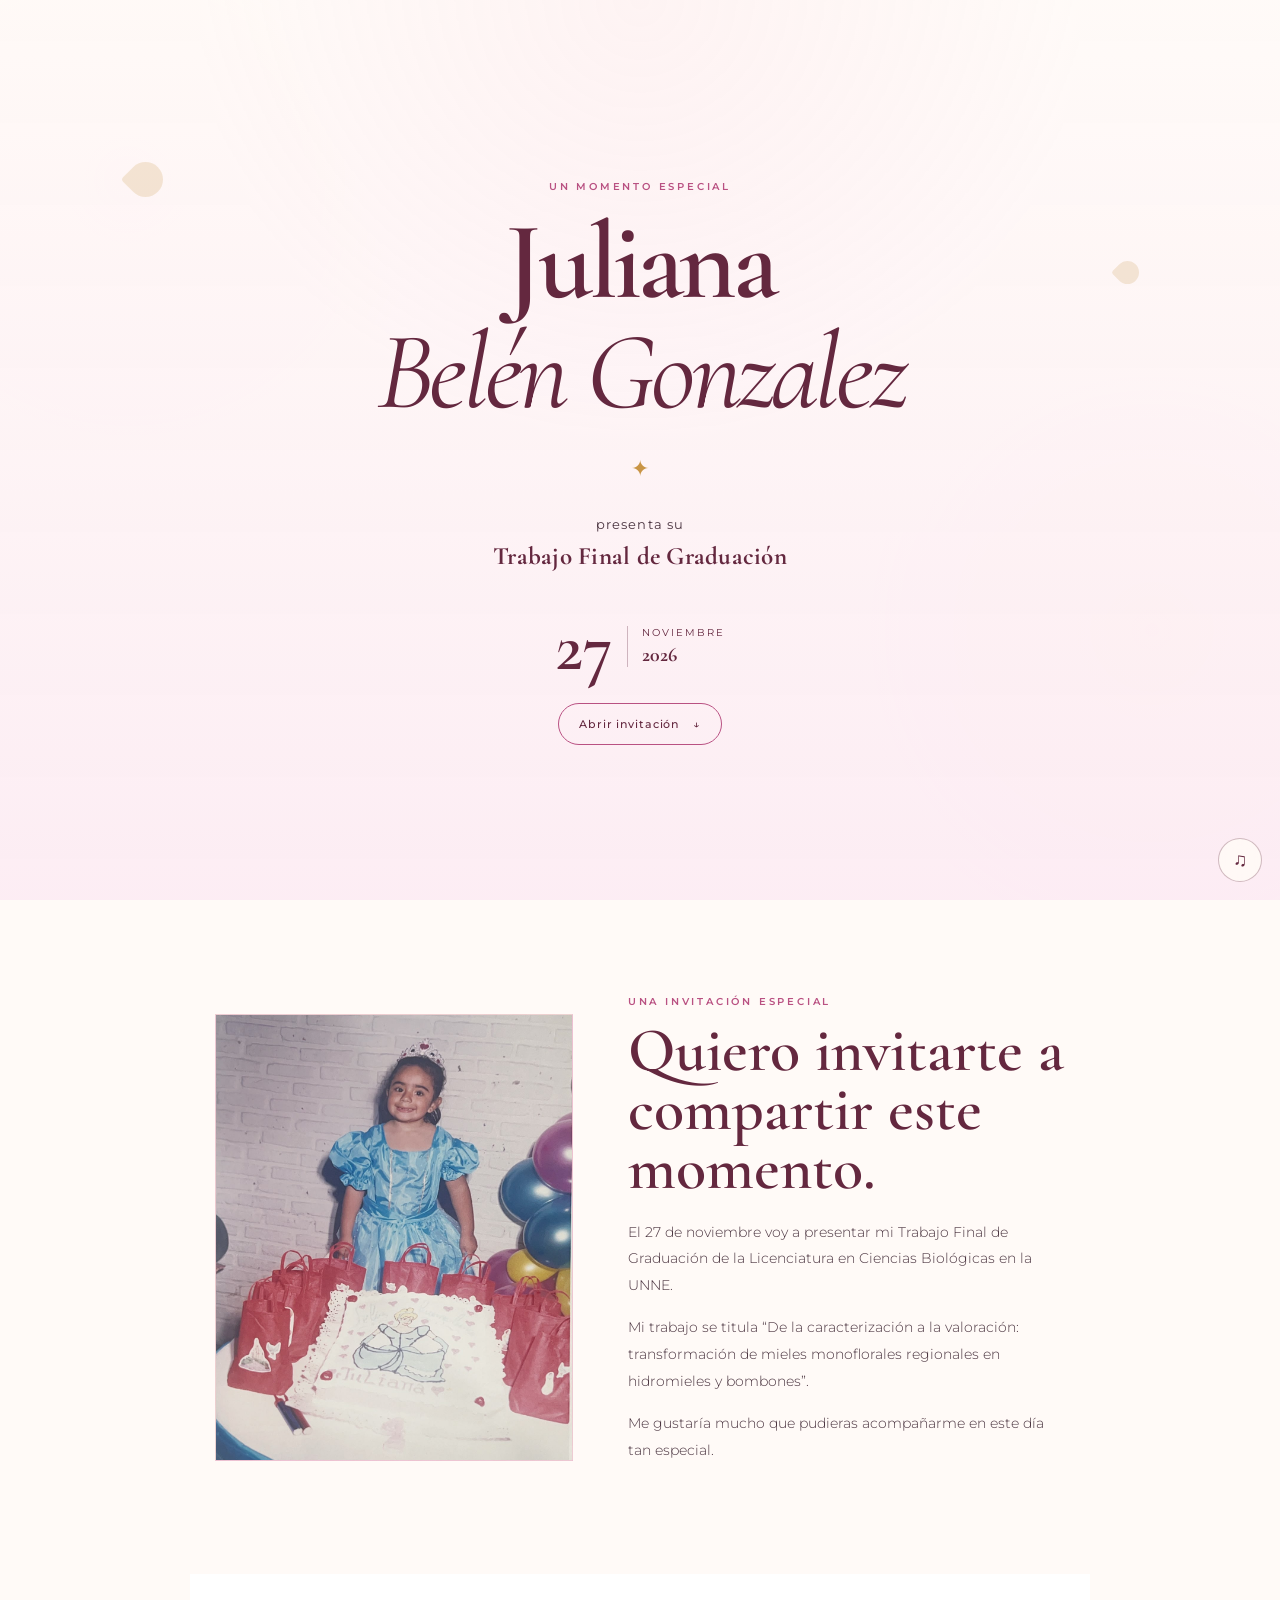
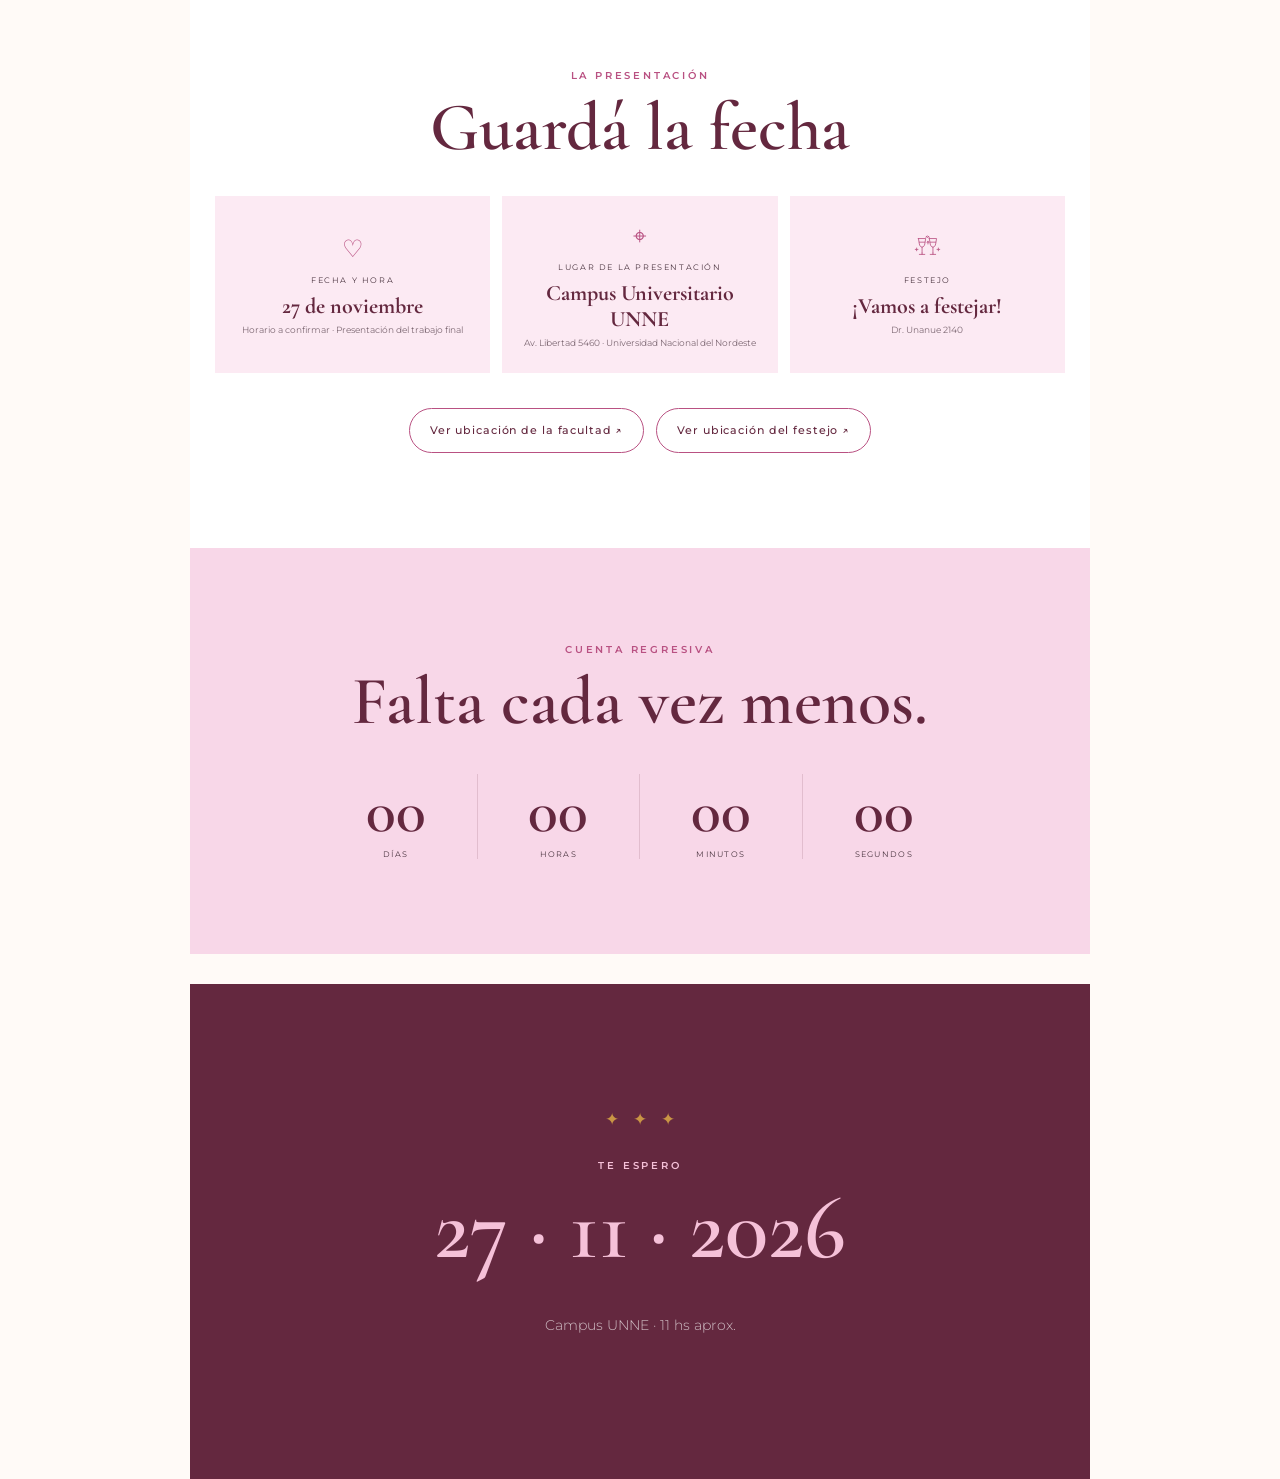
<file: index.html>
<!DOCTYPE html>
<html lang="es">
<head>
  <meta charset="UTF-8">
  <meta name="viewport" content="width=device-width, initial-scale=1.0">
  <meta name="theme-color" content="#f8d7e8">
  <meta name="description" content="Acompañá a Juli en la presentación de su Trabajo Final de Graduación. 27 de noviembre de 2026, a las 11:00 hs, en la UNNE.">

  <!-- ==================== VISTA PREVIA PARA WHATSAPP ==================== -->
  <meta property="og:type" content="website">
  <meta property="og:title" content="Defensa de mi TFG | Juliana Belén Gonzalez">
  <meta property="og:description" content="Te invito a acompañarme este 27 de noviembre.">
  <meta property="og:url" content="https://emmanueltourn.github.io/InvitacionJu/">
  <meta property="og:image" content="https://emmanueltourn.github.io/InvitacionJu/assets/Miniatura2.png">
<meta property="og:image:alt" content="Portada rosa del trabajo final de graduación de Juliana Belén Gonzalez sobre mieles monoflorales, hidromieles y bombones">
  <meta property="og:locale" content="es_AR">
  <meta name="twitter:card" content="summary_large_image">

  <!-- ==================== TITULO Y FAVICON ==================== -->
  <title>Juliana Belén Gonzalez — Trabajo Final de Graduación</title>
  <link rel="icon" type="image/png" href="assets/favicon.png">

  <!-- ==================== FUENTES ==================== -->
  <link rel="preconnect" href="https://fonts.googleapis.com">
  <link rel="preconnect" href="https://fonts.gstatic.com" crossorigin>
  <link href="https://fonts.googleapis.com/css2?family=Cormorant+Garamond:wght@400;500;600;700&family=Montserrat:wght@300;400;500;600&display=swap" rel="stylesheet">

  <!-- ==================== CSS ==================== -->
  <link rel="stylesheet" href="style.css">
</head>

<body>

  <div class="petals" aria-hidden="true"></div>

  <main>

    <!-- ================================================== -->
    <!-- PORTADA / INICIO -->
    <!-- ================================================== -->

    <section class="hero" id="inicio">
      <div class="honey-drop drop-1"></div>
      <div class="honey-drop drop-2"></div>

      <p class="eyebrow">UN MOMENTO ESPECIAL</p>
      <h1>Juliana<br><span>Belén Gonzalez</span></h1>
      <div class="ornament">✦</div>
      <p class="intro">presenta su<br><strong>Trabajo Final de Graduación</strong></p>

      <div class="date-card">
        <span>27</span>
        <div>
          <small>NOVIEMBRE</small>
          <b>2026</b>
        </div>
      </div>

      <button class="enter-btn" id="enterBtn">
        Abrir invitación <span>↓</span>
      </button>
    </section>


    <!-- ================================================== -->
    <!-- FOTO + MENSAJE PERSONAL -->
    <!-- ================================================== -->

    <section class="personal section">

      <!-- FOTO -->
      <div class="photo-placeholder">
        <img src="assets/pruebaJuli.jpg" alt="Juliana Belén Gonzalez">
      </div>

      <!-- MENSAJE -->
      <div class="personal-copy">
        <p class="eyebrow">UNA INVITACIÓN ESPECIAL</p>

        <h2>Quiero invitarte a compartir este momento.</h2>

        <p>
          El 27 de noviembre voy a presentar mi Trabajo Final de Graduación
          de la Licenciatura en Ciencias Biológicas en la UNNE.
        </p>

        <p>
          Mi trabajo se titula “De la caracterización a la valoración:
          transformación de mieles monoflorales regionales en hidromieles y bombones”.
        </p>

        <p>
          Me gustaría mucho que pudieras acompañarme en este día tan especial.
        </p>
      </div>

    </section>


    <!-- ================================================== -->
    <!-- INFORMACION DEL EVENTO / GUARDA LA FECHA -->
    <!-- ================================================== -->

    <section class="details section">
      <p class="eyebrow">LA PRESENTACIÓN</p>

      <h2>Guardá la fecha</h2>

      <div class="detail-grid">

        <!-- FECHA Y HORA -->
        <div class="detail">
          <span class="icon" aria-hidden="true">♡</span>
          <small>FECHA Y HORA</small>
          <strong>27 de noviembre</strong>
          <span>Horario a confirmar · Presentación del trabajo final</span>
        </div>

        <!-- LUGAR DE LA PRESENTACION -->
        <div class="detail">
          <span class="icon" aria-hidden="true">⌖</span>
          <small>LUGAR DE LA PRESENTACIÓN</small>
          <strong>Campus Universitario UNNE</strong>
          <span>Av. Libertad 5460 · Universidad Nacional del Nordeste</span>
        </div>

        <!-- FESTEJO -->
        <div class="detail">
          <span class="icon icon-svg" aria-hidden="true">
            <svg
              xmlns="http://www.w3.org/2000/svg"
              viewBox="0 0 64 64"
              fill="none"
              stroke="currentColor"
              stroke-width="1.8"
              stroke-linecap="round"
              stroke-linejoin="round"
            >
              <!-- Copa izquierda -->
              <path d="M12 10h16l-2 12c-.6 4-3 7-6 7s-5.4-3-6-7L12 10Z"/>
              <path d="M14 18h12"/>
              <path d="M20 29v13M14 45h12M20 42v3"/>

              <!-- Copa derecha -->
              <path d="M36 10h16l-2 12c-.6 4-3 7-6 7s-5.4-3-6-7l-2-12Z"/>
              <path d="M38 18h12"/>
              <path d="M44 29v13M38 45h12M44 42v3"/>

              <!-- Destellos -->
              <path d="M28 8l4-4 4 4"/>
              <path d="M29 5l3 3 3-3"/>
              <path d="M8 31v6M5 34h6"/>
              <path d="M56 31v6M53 34h6"/>
              <path d="M31 19l2-3 2 3M33 16v6"/>
            </svg>
          </span>
          <small>FESTEJO</small>
          <strong>¡Vamos a festejar!</strong>
          <span>Dr. Unanue 2140</span>
        </div>

      </div>

      <!-- ==================== BOTONES DE UBICACION ==================== -->

      <div class="map-buttons">

        <!-- UBICACION DE LA FACULTAD -->
        <a
          class="map-btn"
          href="https://maps.app.goo.gl/6DmnyKrBDfcxt3T46"
          target="_blank"
          rel="noopener noreferrer"
        >
          Ver ubicación de la facultad ↗
        </a>

        <!-- UBICACION DEL FESTEJO -->
        <a
          class="map-btn"
          href="https://www.google.com/maps/search/?api=1&query=Doctor+H.+Unanue+2140%2C+Corrientes"
          target="_blank"
          rel="noopener noreferrer"
        >
          Ver ubicación del festejo ↗
        </a>

      </div>
    </section>


    <!-- ================================================== -->
    <!-- CUENTA REGRESIVA -->
    <!-- ================================================== -->

    <section class="countdown section">
      <p class="eyebrow">CUENTA REGRESIVA</p>
      <h2>Falta cada vez menos.</h2>

      <div class="timer">
        <div>
          <strong id="days">00</strong>
          <span>días</span>
        </div>

        <div>
          <strong id="hours">00</strong>
          <span>horas</span>
        </div>

        <div>
          <strong id="minutes">00</strong>
          <span>minutos</span>
        </div>

        <div>
          <strong id="seconds">00</strong>
          <span>segundos</span>
        </div>
      </div>
    </section>


    <!-- ================================================== -->
    <!-- CIERRE / TE ESPERO -->
    <!-- ================================================== -->

    <section class="closing section">

      <div class="honeycomb" aria-hidden="true">
        <span>✦</span>
        <span>✦</span>
        <span>✦</span>
      </div>

      <p class="eyebrow">TE ESPERO</p>

      <h2>27 · 11 · 2026</h2>

      <p>Campus UNNE · 11 hs aprox.</p>

    </section>

  </main>


  <!-- ================================================== -->
  <!-- BOTON DE MUSICA -->
  <!-- ================================================== -->

  <button class="music-btn" id="musicBtn" aria-label="Activar música">♫</button>


  <!-- ================================================== -->
  <!-- ARCHIVO DE MUSICA -->
  <!-- ================================================== -->

  <audio id="music" loop>
    <source src="assets/SUPER JUNIOR 슈퍼주니어 'Mr. Simple' MV.mp3" type="audio/mpeg">
  </audio>


  <!-- ================================================== -->
  <!-- JAVASCRIPT -->
  <!-- ================================================== -->

  <script src="script.js"></script>

</body>
</html>
</file>
<file: style.css>
* {
  box-sizing: border-box;
}

:root {
  --pink: #e98db5;
  --deep-pink: #b95182;
  --soft-pink: #fceaf3;
  --cream: #fffaf7;
  --wine: #64283f;
  --gold: #c99545;
  --text: #4b3540;
}

html {
  scroll-behavior: smooth;
}

body {
  margin: 0;
  background: var(--cream);
  color: var(--text);
  font-family: "Montserrat", sans-serif;
  overflow-x: hidden;
}

body::before {
  content: "";
  position: fixed;
  inset: 0;
  pointer-events: none;
  background:
    radial-gradient(circle at 10% 20%, rgba(233,141,181,.12), transparent 22%),
    radial-gradient(circle at 90% 70%, rgba(201,149,69,.09), transparent 24%);
  z-index: -2;
}

/* ==================== PORTADA ==================== */

.hero {
  min-height: 100svh;
  padding: 70px 24px 45px;
  display: flex;
  flex-direction: column;
  align-items: center;
  justify-content: center;
  text-align: center;
  position: relative;
  overflow: hidden;
  background:
    linear-gradient(180deg, rgba(255,250,247,.9), rgba(252,234,243,.86)),
    radial-gradient(circle at 50% 0%, #f6b9d2 0, transparent 40%);
}

.eyebrow {
  margin: 0 0 14px;
  font-size: 10px;
  letter-spacing: .28em;
  font-weight: 600;
  color: var(--deep-pink);
}

h1, h2 {
  font-family: "Cormorant Garamond", serif;
  font-weight: 600;
  color: var(--wine);
}

h1 {
  font-size: clamp(58px, 16vw, 110px);
  line-height: 1;
  margin: 0;
  letter-spacing: -.04em;
}

h1 span {
  font-weight: 400;
  font-style: italic;
}

.ornament {
  color: var(--gold);
  margin: 28px 0 18px;
  font-size: 22px;
}

.intro {
  line-height: 1.7;
  font-size: 13px;
  letter-spacing: .08em;
}

.intro strong {
  font-family: "Cormorant Garamond", serif;
  font-size: 25px;
  letter-spacing: .01em;
  color: var(--wine);
}

.date-card {
  margin: 28px 0;
  display: flex;
  align-items: center;
  gap: 14px;
  color: var(--wine);
}

.date-card > span {
  font-family: "Cormorant Garamond", serif;
  font-size: 70px;
  line-height: .8;
  font-weight: 600;
}

.date-card div {
  border-left: 1px solid rgba(100,40,63,.3);
  padding-left: 14px;
  text-align: left;
}

.date-card small,
.date-card b {
  display: block;
}

.date-card small {
  font-size: 10px;
  letter-spacing: .2em;
}

.date-card b {
  margin-top: 4px;
  font-family: "Cormorant Garamond", serif;
  font-size: 20px;
}

.enter-btn,
.map-btn {
  border: 1px solid var(--deep-pink);
  background: transparent;
  color: var(--wine);
  padding: 13px 20px;
  border-radius: 100px;
  font: 500 11px "Montserrat", sans-serif;
  letter-spacing: .08em;
  text-decoration: none;
  cursor: pointer;
  transition: .3s;
}

.enter-btn:hover,
.map-btn:hover {
  background: var(--deep-pink);
  color: white;
}

.enter-btn span {
  margin-left: 10px;
}

/* ==================== SECCIONES GENERALES ==================== */

.section {
  padding: 95px 25px;
  max-width: 900px;
  margin: auto;
  text-align: center;
}

.story {
  background: white;
}

.section h2 {
  margin: 0 auto 24px;
  font-size: clamp(42px, 11vw, 68px);
  line-height: .95;
}

.story p:not(.eyebrow),
.personal-copy p:not(.eyebrow),
.closing p:not(.eyebrow) {
  max-width: 610px;
  margin: 16px auto;
  font-size: 14px;
  line-height: 1.9;
  font-weight: 300;
}

.highlight {
  color: var(--deep-pink);
  font-family: "Cormorant Garamond", serif;
  font-size: 22px !important;
  line-height: 1.35 !important;
}

.thesis {
  position: relative;
  background: var(--soft-pink);
}

.section-number {
  color: var(--gold);
  font: 500 12px "Montserrat", sans-serif;
  letter-spacing: .2em;
  margin-bottom: 18px;
}

/* ==================== CARRUSEL ==================== */

.carousel {
  width: 100%;
  max-width: 850px;
  margin: 30px auto 0;
  position: relative;
  overflow: hidden;
}

.carousel-track {
  width: 100%;
  aspect-ratio: 16 / 10;
  position: relative;
}

.carousel-slide {
  width: 100%;
  height: 100%;
  display: none;
  align-items: center;
  justify-content: center;
}

.carousel-slide.active {
  display: flex;
}

.carousel-slide img {
  width: 100%;
  height: 100%;
  display: block;
  object-fit: contain;
}

.carousel-btn {
  position: absolute;
  top: 50%;
  transform: translateY(-50%);
  width: 42px;
  height: 42px;
  border: 1px solid rgba(100,40,63,.25);
  border-radius: 50%;
  background: rgba(255,250,247,.85);
  color: var(--wine);
  font-family: "Cormorant Garamond", serif;
  font-size: 32px;
  line-height: 1;
  cursor: pointer;
  z-index: 2;
  transition: .3s;
}

.carousel-btn:hover {
  background: var(--deep-pink);
  color: white;
}

.carousel-prev {
  left: 15px;
}

.carousel-next {
  right: 15px;
}

.carousel-dots {
  display: flex;
  justify-content: center;
  gap: 8px;
  margin-top: 18px;
}

.carousel-dot {
  width: 7px;
  height: 7px;
  padding: 0;
  border: 0;
  border-radius: 50%;
  background: rgba(100,40,63,.2);
  cursor: pointer;
  transition: .3s;
}

.carousel-dot.active {
  background: var(--deep-pink);
  transform: scale(1.3);
}

/* ==================== TESIS ==================== */

.line {
  width: 55px;
  height: 1px;
  background: var(--gold);
  margin: 25px auto;
}

.thesis-title {
  font-family: "Cormorant Garamond", serif;
  font-size: 24px;
  line-height: 1.35;
  max-width: 650px;
  margin: auto;
  color: var(--wine);
}

.tags {
  margin-top: 28px;
  display: flex;
  justify-content: center;
  gap: 9px;
  flex-wrap: wrap;
}

.tags span {
  border: 1px solid rgba(185,81,130,.25);
  border-radius: 100px;
  padding: 8px 12px;
  font-size: 9px;
  letter-spacing: .08em;
  text-transform: uppercase;
}

/* ==================== INFORMACION DEL EVENTO ==================== */

.details {
  background: white;
}

.detail-grid {
  display: grid;
  grid-template-columns: repeat(3, 1fr);
  gap: 12px;
  margin: 35px 0;
}

.detail {
  padding: 25px 12px;
  background: var(--soft-pink);
  min-height: 170px;
  display: flex;
  flex-direction: column;
  justify-content: center;
}

.detail .icon {
  font-size: 24px;
  color: var(--deep-pink);
  margin-bottom: 12px;
}

.detail small {
  font-size: 8px;
  letter-spacing: .2em;
  margin-bottom: 8px;
}

.detail strong {
  font-family: "Cormorant Garamond", serif;
  font-size: 22px;
  color: var(--wine);
}

.detail > span:last-child {
  font-size: 9px;
  margin-top: 5px;
  opacity: .7;
}

/* ==================== CUENTA REGRESIVA ==================== */

.countdown {
  background: #f8d7e8;
}

.timer {
  display: grid;
  grid-template-columns: repeat(4, 1fr);
  max-width: 650px;
  margin: 40px auto 0;
}

.timer div {
  border-right: 1px solid rgba(100,40,63,.15);
}

.timer div:last-child {
  border: 0;
}

.timer strong {
  display: block;
  font: 600 clamp(35px, 9vw, 62px) "Cormorant Garamond", serif;
  color: var(--wine);
}

.timer span {
  display: block;
  font-size: 8px;
  text-transform: uppercase;
  letter-spacing: .16em;
}

/* ==================== FOTO + MENSAJE ==================== */

.personal {
  display: grid;
  grid-template-columns: .9fr 1.1fr;
  gap: 55px;
  align-items: center;
  text-align: left;
}

.photo-placeholder {
  aspect-ratio: 4 / 5;
  overflow: hidden;
  background:
    linear-gradient(145deg, rgba(233,141,181,.3), rgba(201,149,69,.12)),
    repeating-linear-gradient(45deg, rgba(255,255,255,.35) 0 10px, transparent 10px 20px);
  border: 1px solid rgba(185,81,130,.18);
  display: flex;
  align-items: center;
  justify-content: center;
}

.photo-placeholder img {
  width: 100%;
  height: 100%;
  display: block;
  object-fit: cover;
}

.personal-copy .eyebrow {
  text-align: left;
}

.personal-copy h2 {
  font-size: clamp(40px, 8vw, 62px);
  margin: 0 0 20px;
}

.personal-copy p:not(.eyebrow) {
  margin-left: 0;
}

.signature {
  font: italic 24px "Cormorant Garamond", serif !important;
  color: var(--deep-pink);
}

/* ==================== CIERRE ==================== */

.closing {
  min-height: 55vh;
  margin-top: 30px;
  display: flex;
  flex-direction: column;
  justify-content: center;
  background: var(--wine);
  color: white;
}

.closing .eyebrow,
.closing h2 {
  color: #f5c1d8;
}

.closing h2 {
  font-size: clamp(55px, 13vw, 90px);
}

.closing p {
  color: rgba(255,255,255,.7);
}

.honeycomb {
  display: flex;
  justify-content: center;
  gap: 14px;
  margin-bottom: 30px;
}

.honeycomb span {
  color: var(--gold);
  font-size: 17px;
}

/* ==================== BOTON DE MUSICA ==================== */

.music-btn {
  position: fixed;
  bottom: 18px;
  right: 18px;
  z-index: 10;
  width: 44px;
  height: 44px;
  border: 1px solid rgba(100,40,63,.3);
  border-radius: 50%;
  background: rgba(255,250,247,.9);
  color: var(--wine);
  font-size: 19px;
  cursor: pointer;
  backdrop-filter: blur(8px);
}

/* ==================== DETALLES DECORATIVOS ==================== */

.honey-drop {
  position: absolute;
  border-radius: 50% 50% 50% 10%;
  background: rgba(201,149,69,.2);
  transform: rotate(45deg);
}

.drop-1 {
  width: 35px;
  height: 35px;
  top: 18%;
  left: 10%;
}

.drop-2 {
  width: 23px;
  height: 23px;
  top: 29%;
  right: 11%;
}

/* ==================== VERSION MOVIL ==================== */

@media (max-width: 650px) {
  .detail-grid {
    grid-template-columns: 1fr;
  }

  .detail {
    min-height: 125px;
  }

  .personal {
    grid-template-columns: 1fr;
    gap: 35px;
    text-align: center;
  }

  .personal-copy .eyebrow {
    text-align: center;
  }

  .personal-copy p:not(.eyebrow) {
    margin-left: auto;
  }

  .photo-placeholder {
    max-width: 330px;
    width: 100%;
    margin: auto;
  }

  .carousel {
    max-width: 100%;
  }

  .carousel-track {
    aspect-ratio: 16 / 10;
  }

  .carousel-btn {
    width: 36px;
    height: 36px;
    font-size: 27px;
  }

  .carousel-prev {
    left: 8px;
  }

  .carousel-next {
    right: 8px;
  }
}

/* ==================== BRILLOS DE LA INVITACION ==================== */

.sparkle-container {
  position: fixed;
  inset: 0;
  pointer-events: none;
  overflow: hidden;
  z-index: 9999;
}

.sparkle {
  position: absolute;
  top: -30px;
  color: #e98db5;
  font-size: 20px;
  opacity: 0;
  animation: sparkle-fall 2.8s ease-out forwards;
  text-shadow: 0 0 8px rgba(233,141,181,.8);
}

.sparkle.gold {
  color: #c99545;
  text-shadow: 0 0 10px rgba(201,149,69,.8);
}

.sparkle.white {
  color: #fffaf7;
  text-shadow: 0 0 10px rgba(255,255,255,.9);
}

@keyframes sparkle-fall {
  0% {
    opacity: 0;
    transform: translateY(-20px) rotate(0deg) scale(.4);
  }

  15% {
    opacity: 1;
    transform: translateY(10vh) rotate(45deg) scale(1);
  }

  75% {
    opacity: .9;
  }

  100% {
    opacity: 0;
    transform: translateY(105vh) rotate(220deg) scale(.2);
  }
}

@media (prefers-reduced-motion: reduce) {
  .sparkle {
    animation-duration: 1.5s;
  }
}

/* ==================== BOTONES DE UBICACION ==================== */

.map-buttons {
  display: flex;
  justify-content: center;
  align-items: center;
  flex-wrap: wrap;
  gap: 12px;
  margin-top: 30px;
}

.map-buttons .map-btn {
  display: inline-flex;
  align-items: center;
  justify-content: center;
  text-align: center;
  line-height: 1.5;
}

.detail .icon-svg {
  display: flex;
  justify-content: center;
  align-items: center;
  min-height: 29px;
}

.detail .icon-svg svg {
  display: block;
  width: 29px;
  height: 29px;
}

@media (max-width: 650px) {
  .map-buttons {
    flex-direction: column;
    gap: 12px;
  }

  .map-buttons .map-btn {
    width: 100%;
    max-width: 300px;
  }
}
</file>
